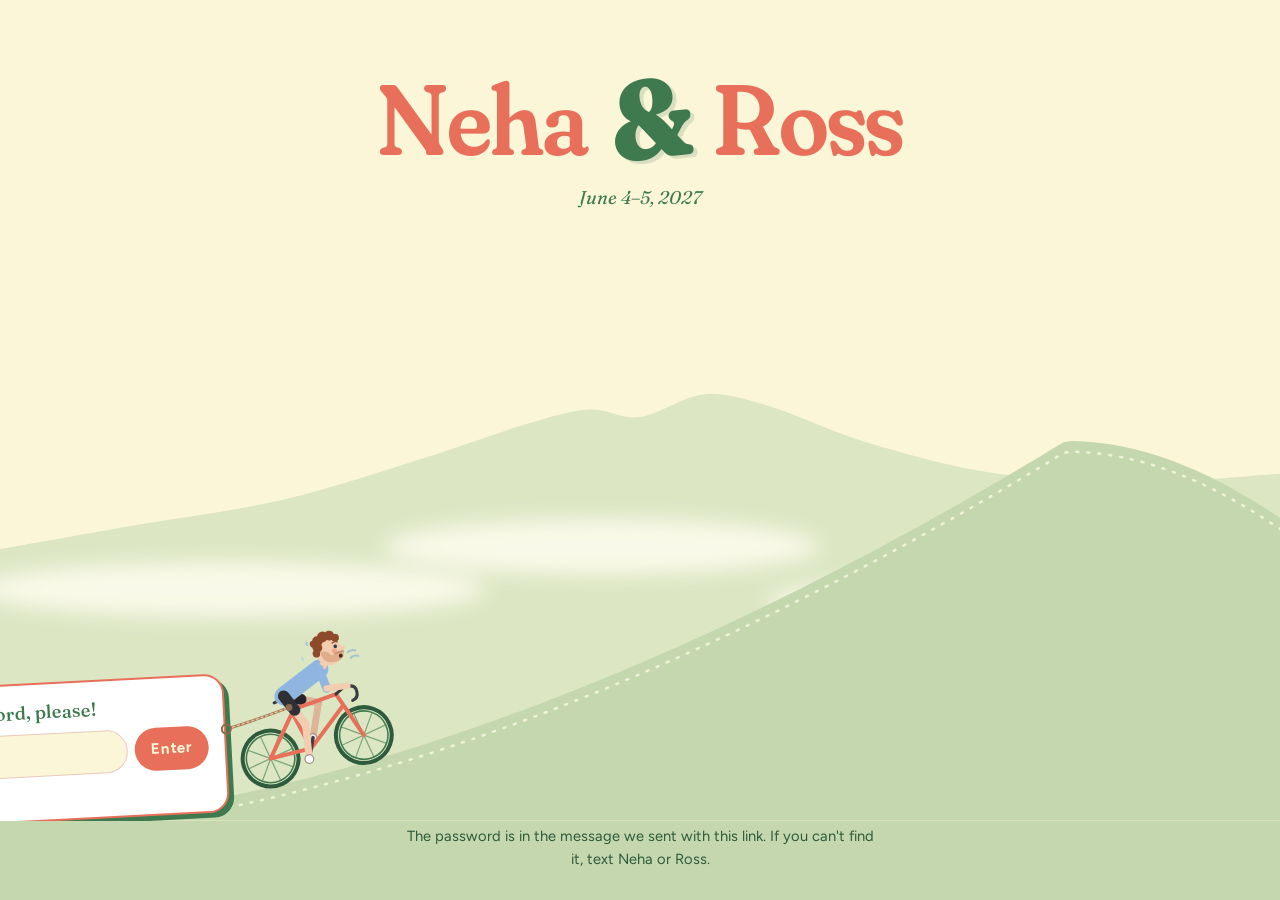
<file: index.html>
<!DOCTYPE html>
<html lang="en">
<head>
  <meta charset="UTF-8">
  <script src="gate.js?v=1"></script>
  <meta name="robots" content="noindex, nofollow">
  <meta name="viewport" content="width=device-width, initial-scale=1.0">
  <title>June 4–5, 2027 | Neha &amp; Ross</title>
  <meta name="description" content="Neha Jain and Ross Kelly are getting married June 4–5, 2027, in Cerritos and Huntington Beach, California.">
  <meta property="og:type" content="website">
  <meta property="og:title" content="Neha &amp; Ross · June 4–5, 2027">
  <meta property="og:description" content="Wedding details and RSVP. We can't wait to celebrate with you in Southern California!">
  <meta property="og:url" content="https://nehaandross.com/">
  <meta property="og:image" content="https://nehaandross.com/images/share.jpg">
  <meta property="og:image:width" content="1200">
  <meta property="og:image:height" content="630">
  <meta name="twitter:card" content="summary_large_image">
  <meta name="theme-color" content="#FCF6D9">
  <link rel="icon" href="favicon.svg" type="image/svg+xml">
  <link rel="icon" href="favicon-32.png" sizes="32x32" type="image/png">
  <link rel="apple-touch-icon" href="apple-touch-icon.png">
  <link rel="preconnect" href="https://fonts.googleapis.com">
  <link rel="preconnect" href="https://fonts.gstatic.com" crossorigin>
  <link href="https://fonts.googleapis.com/css2?family=Fraunces:ital,opsz,wght,SOFT,WONK@0,9..144,100..900,0..100,0..1;1,9..144,100..900,0..100,0..1&family=Figtree:wght@400;500;600;700&display=swap" rel="stylesheet">
  <link rel="stylesheet" href="style.css?v=7">
</head>
<body>
<div class="page">
  <nav class="nav" aria-label="Main">
    <a href="index.html" aria-current="page">RSVP ❤️</a>
    <a href="schedule.html">What's the Plan?</a>
    <a href="stay.html">Where to Stay</a>
    <a href="attire.html">What to Wear</a>
    <a href="faq.html">FAQ</a>
    <a href="gallery.html">Gallery</a>
  </nav>

  <h1 class="names">Neha <span class="amp">&amp;</span> Ross</h1>
  <p class="meta"><span>Cerritos &amp; Huntington Beach, CA</span><span>June 4–5, 2027</span></p>

  <!-- Polaroid slideshow: photos live in /images (photo-01.jpg to photo-14.jpg);
       slideshow.js cycles through them. Last figure is the top of the stack. -->
  <div class="stack" id="stack" role="button" tabindex="0" aria-label="Photos of Neha and Ross. Press Enter for the next photo.">
    <figure class="polaroid"><img src="images/photo-04.jpg" alt="Neha and Ross"></figure>
    <figure class="polaroid"><img src="images/photo-03.jpg" alt="Neha and Ross"></figure>
    <figure class="polaroid"><img src="images/photo-02.jpg" alt="Neha and Ross"></figure>
    <figure class="polaroid"><img src="images/photo-01.jpg" alt="Neha and Ross"></figure>
  </div>

  <section class="section" id="note">
    <p>Hi, friends and family!</p>
    <p>We're so happy you're here. Whether you're coming from down the street or across the world, we can't wait to celebrate with you in Southern California.</p>
    <p>You'll find the plans, places to stay, and everything else you need in the tabs above (COMING SOON!). For now, please RSVP using the form below ASAP (or by Jan 8th at the latest)! RSVPing sooner rather than later will help us immensely with planning ❤️ Thank you, and we can't wait to celebrate with you!</p>
    <p class="signoff">With love,<br>Ross &amp; Neha</p>
  </section>

  <section class="section" id="rsvp">
    <h2>We hope you can join us!</h2>
    <!-- RSVP button opens the Google Form in a new tab -->
    <p class="deadline">RSVP by January 8 (but earlier the better!)</p>
    <a class="btn" href="https://docs.google.com/forms/d/e/1FAIpQLSfxX0OrSFLSScxQdx2qQWXqGFUZO4_cKB9i9kj3Ggqpb5wbPw/viewform" target="_blank" rel="noopener">RSVP</a>
  </section>
</div>
<script src="slideshow.js?v=5"></script>
</body>
</html>
</file>
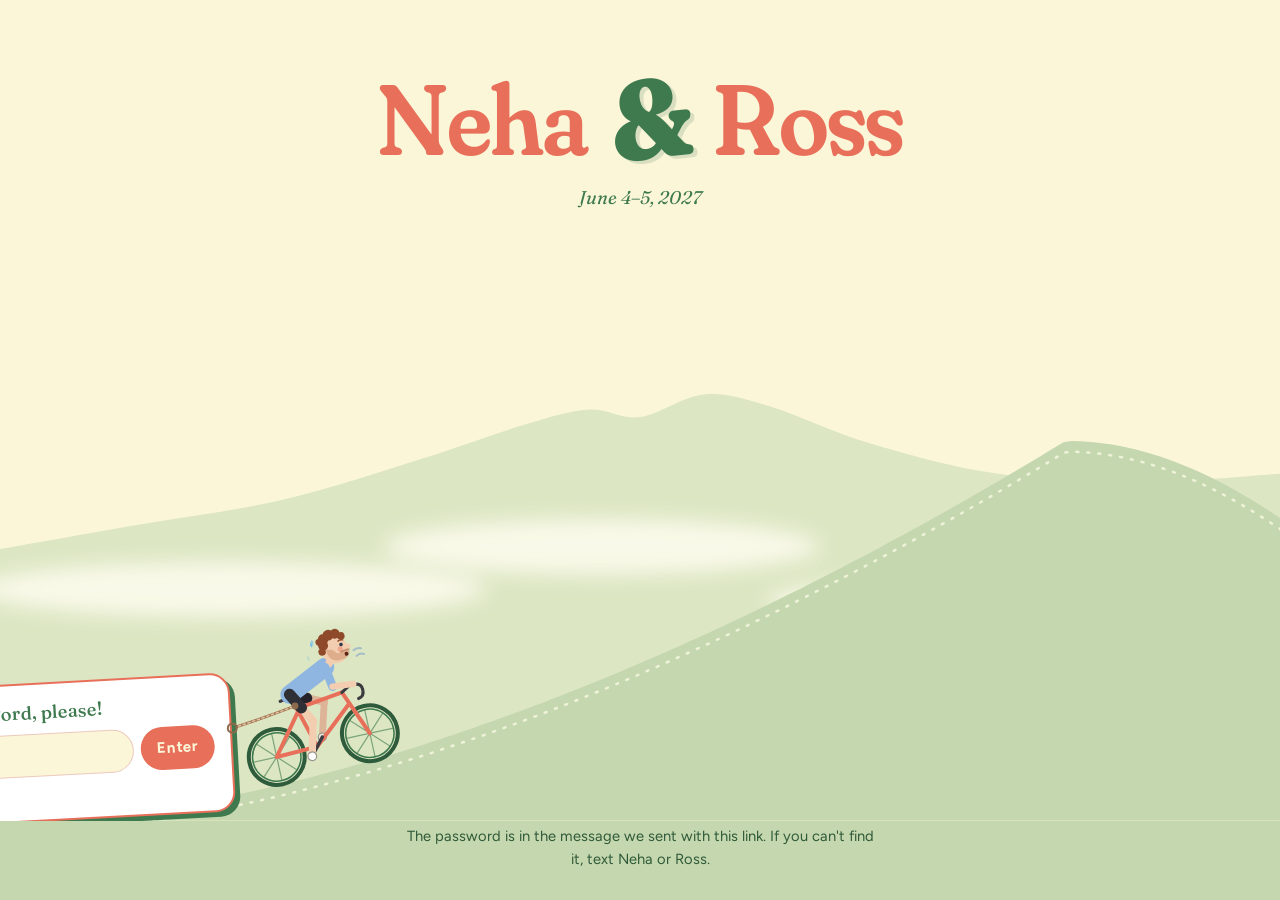
<file: attire.html>
<!DOCTYPE html>
<html lang="en">
<head>
  <meta charset="UTF-8">
  <script src="gate.js?v=1"></script>
  <meta name="robots" content="noindex, nofollow">
  <meta name="viewport" content="width=device-width, initial-scale=1.0">
  <title>What to Wear | Neha &amp; Ross</title>
  <meta name="theme-color" content="#FCF6D9">
  <link rel="icon" href="favicon.svg" type="image/svg+xml">
  <link rel="icon" href="favicon-32.png" sizes="32x32" type="image/png">
  <link rel="apple-touch-icon" href="apple-touch-icon.png">
  <link rel="preconnect" href="https://fonts.googleapis.com">
  <link rel="preconnect" href="https://fonts.gstatic.com" crossorigin>
  <link href="https://fonts.googleapis.com/css2?family=Fraunces:ital,opsz,wght,SOFT,WONK@0,9..144,100..900,0..100,0..1;1,9..144,100..900,0..100,0..1&family=Figtree:wght@400;500;600;700&display=swap" rel="stylesheet">
  <link rel="stylesheet" href="style.css?v=7">
</head>
<body>
<div class="page">
  <nav class="nav" aria-label="Main">
    <a href="index.html">RSVP ❤️</a>
    <a href="schedule.html">What's the Plan?</a>
    <a href="stay.html">Where to Stay</a>
    <a href="attire.html" aria-current="page">What to Wear</a>
    <a href="faq.html">FAQ</a>
    <a href="gallery.html">Gallery</a>
  </nav>

  <p class="names small"><a href="index.html">Neha <span class="amp">&amp;</span> Ross</a></p>

  <section class="soon">
    <h1>Coming soon</h1>
    <p>We're still working on this page. Check back soon!</p>
  </section>
</div>
</body>
</html>
</file>
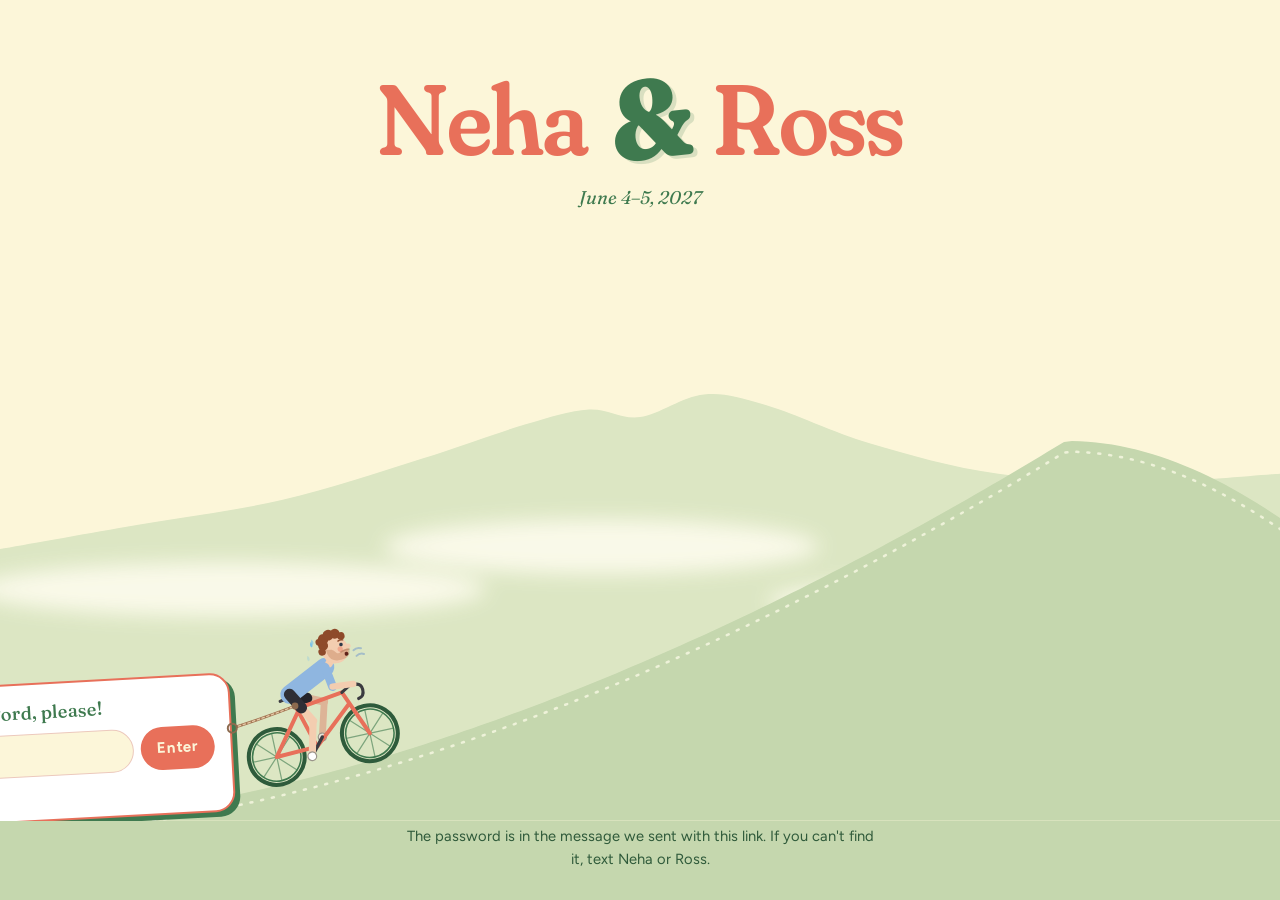
<file: faq.html>
<!DOCTYPE html>
<html lang="en">
<head>
  <meta charset="UTF-8">
  <script src="gate.js?v=1"></script>
  <meta name="robots" content="noindex, nofollow">
  <meta name="viewport" content="width=device-width, initial-scale=1.0">
  <title>FAQ | Neha &amp; Ross</title>
  <meta name="theme-color" content="#FCF6D9">
  <link rel="icon" href="favicon.svg" type="image/svg+xml">
  <link rel="icon" href="favicon-32.png" sizes="32x32" type="image/png">
  <link rel="apple-touch-icon" href="apple-touch-icon.png">
  <link rel="preconnect" href="https://fonts.googleapis.com">
  <link rel="preconnect" href="https://fonts.gstatic.com" crossorigin>
  <link href="https://fonts.googleapis.com/css2?family=Fraunces:ital,opsz,wght,SOFT,WONK@0,9..144,100..900,0..100,0..1;1,9..144,100..900,0..100,0..1&family=Figtree:wght@400;500;600;700&display=swap" rel="stylesheet">
  <link rel="stylesheet" href="style.css?v=7">
</head>
<body>
<div class="page">
  <nav class="nav" aria-label="Main">
    <a href="index.html">RSVP ❤️</a>
    <a href="schedule.html">What's the Plan?</a>
    <a href="stay.html">Where to Stay</a>
    <a href="attire.html">What to Wear</a>
    <a href="faq.html" aria-current="page">FAQ</a>
    <a href="gallery.html">Gallery</a>
  </nav>

  <p class="names small"><a href="index.html">Neha <span class="amp">&amp;</span> Ross</a></p>

  <section class="soon">
    <h1>Coming soon</h1>
    <p>We're still working on this page. Check back soon!</p>
  </section>
</div>
</body>
</html>
</file>
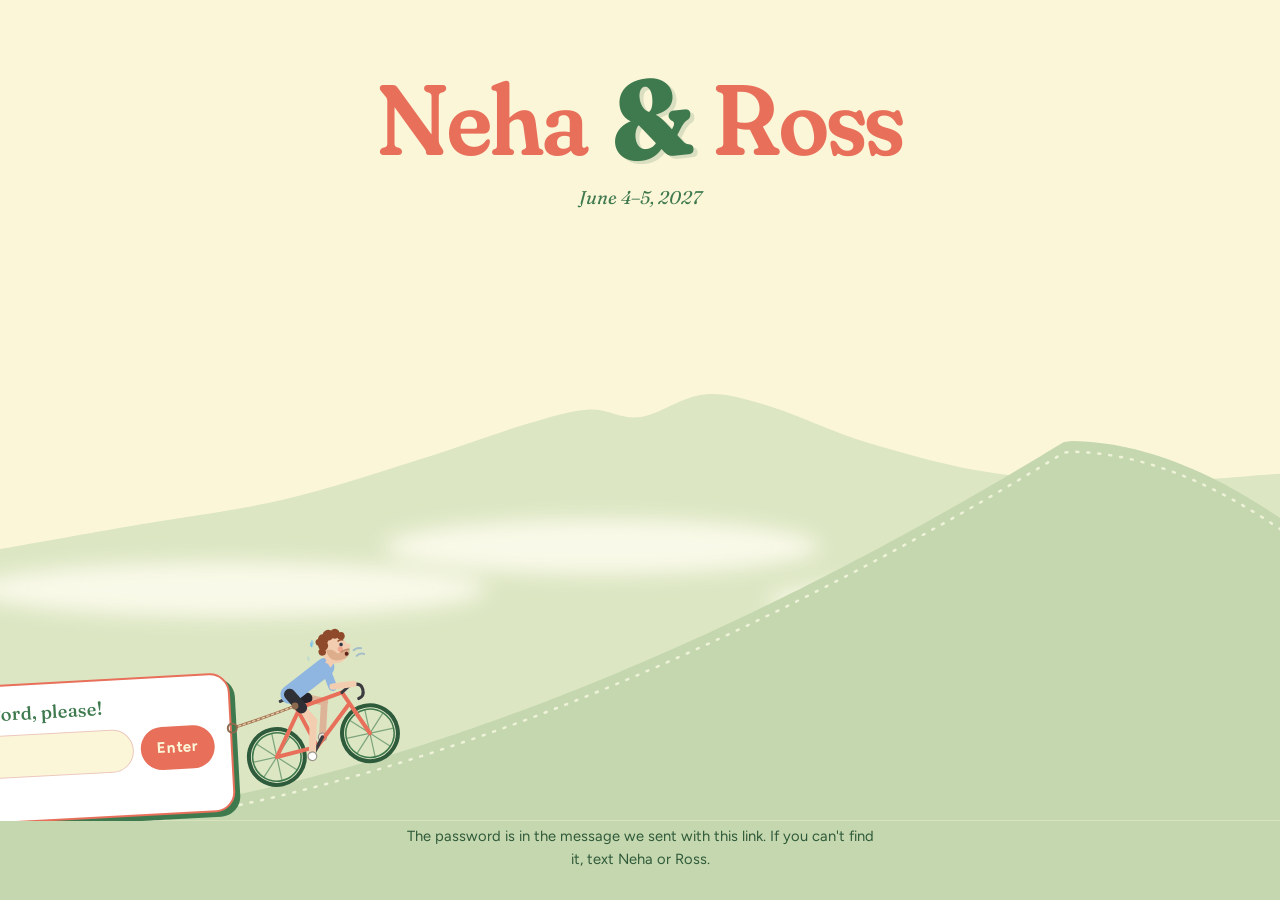
<file: gallery.html>
<!DOCTYPE html>
<html lang="en">
<head>
  <meta charset="UTF-8">
  <script src="gate.js?v=1"></script>
  <meta name="robots" content="noindex, nofollow">
  <meta name="viewport" content="width=device-width, initial-scale=1.0">
  <title>Gallery | Neha &amp; Ross</title>
  <meta name="theme-color" content="#FCF6D9">
  <link rel="icon" href="favicon.svg" type="image/svg+xml">
  <link rel="icon" href="favicon-32.png" sizes="32x32" type="image/png">
  <link rel="apple-touch-icon" href="apple-touch-icon.png">
  <link rel="preconnect" href="https://fonts.googleapis.com">
  <link rel="preconnect" href="https://fonts.gstatic.com" crossorigin>
  <link href="https://fonts.googleapis.com/css2?family=Fraunces:ital,opsz,wght,SOFT,WONK@0,9..144,100..900,0..100,0..1;1,9..144,100..900,0..100,0..1&family=Figtree:wght@400;500;600;700&display=swap" rel="stylesheet">
  <link rel="stylesheet" href="style.css?v=7">
</head>
<body>
<div class="page">
  <nav class="nav" aria-label="Main">
    <a href="index.html">RSVP ❤️</a>
    <a href="schedule.html">What's the Plan?</a>
    <a href="stay.html">Where to Stay</a>
    <a href="attire.html">What to Wear</a>
    <a href="faq.html">FAQ</a>
    <a href="gallery.html" aria-current="page">Gallery</a>
  </nav>

  <p class="names small"><a href="index.html">Neha <span class="amp">&amp;</span> Ross</a></p>

  <section class="soon">
    <h1>Coming soon</h1>
    <p>We're still working on this page. Check back soon!</p>
  </section>
</div>
</body>
</html>
</file>
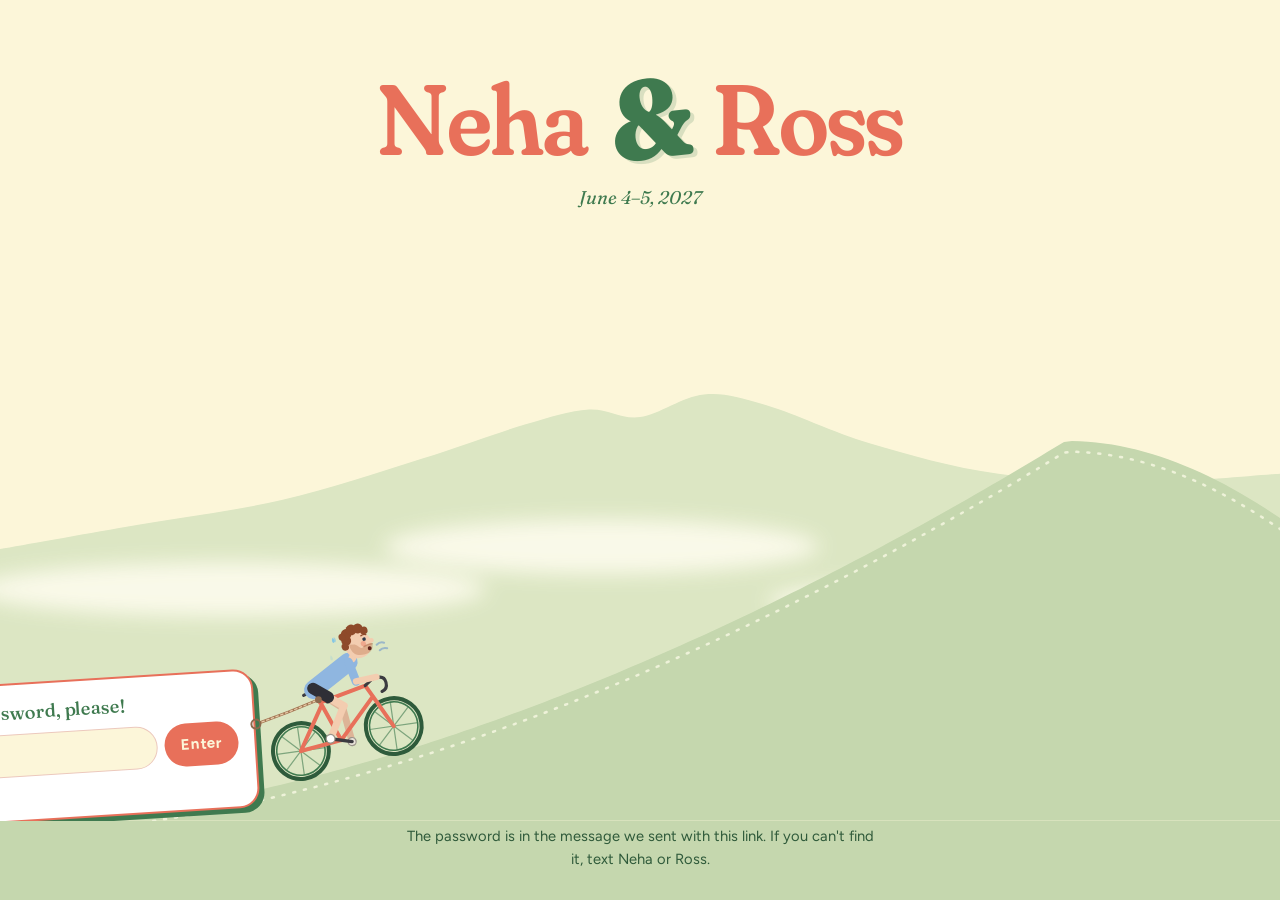
<file: schedule.html>
<!DOCTYPE html>
<html lang="en">
<head>
  <meta charset="UTF-8">
  <script src="gate.js?v=1"></script>
  <meta name="robots" content="noindex, nofollow">
  <meta name="viewport" content="width=device-width, initial-scale=1.0">
  <title>What's the Plan? | Neha &amp; Ross</title>
  <meta name="theme-color" content="#FCF6D9">
  <link rel="icon" href="favicon.svg" type="image/svg+xml">
  <link rel="icon" href="favicon-32.png" sizes="32x32" type="image/png">
  <link rel="apple-touch-icon" href="apple-touch-icon.png">
  <link rel="preconnect" href="https://fonts.googleapis.com">
  <link rel="preconnect" href="https://fonts.gstatic.com" crossorigin>
  <link href="https://fonts.googleapis.com/css2?family=Fraunces:ital,opsz,wght,SOFT,WONK@0,9..144,100..900,0..100,0..1;1,9..144,100..900,0..100,0..1&family=Figtree:wght@400;500;600;700&display=swap" rel="stylesheet">
  <link rel="stylesheet" href="style.css?v=7">
</head>
<body>
<div class="page">
  <nav class="nav" aria-label="Main">
    <a href="index.html">RSVP ❤️</a>
    <a href="schedule.html" aria-current="page">What's the Plan?</a>
    <a href="stay.html">Where to Stay</a>
    <a href="attire.html">What to Wear</a>
    <a href="faq.html">FAQ</a>
    <a href="gallery.html">Gallery</a>
  </nav>

  <p class="names small"><a href="index.html">Neha <span class="amp">&amp;</span> Ross</a></p>

  <section class="trail" aria-label="Wedding weekend trail map">
    <svg class="trail-svg" aria-hidden="true" focusable="false">
      <defs><mask id="trail-reveal" maskUnits="userSpaceOnUse"><path class="reveal"/></mask></defs>
      <path class="route" mask="url(#trail-reveal)"/>
    </svg>

    <div class="trail-head" aria-hidden="true">
      <svg viewBox="0 0 240 140" width="240" height="140">
        <g fill="#3F7A4F">
          <path d="M34 108 L50 74 L44 74 L56 50 L50 50 L62 28 L74 50 L68 50 L80 74 L74 74 L90 108 Z"/>
          <path d="M8 112 L20 88 L16 88 L25 70 L21 70 L30 54 L39 70 L35 70 L44 88 L40 88 L52 112 Z" opacity=".75"/>
          <path d="M168 110 L182 82 L177 82 L188 60 L183 60 L194 40 L205 60 L200 60 L211 82 L206 82 L220 110 Z"/>
          <path d="M206 114 L216 94 L213 94 L221 80 L218 80 L225 68 L232 80 L229 80 L237 94 L234 94 L244 114 Z" opacity=".75"/>
        </g>
        <g fill="#7A5C43"><rect x="57" y="104" width="6" height="10" rx="1"/><rect x="191" y="106" width="6" height="10" rx="1"/></g>
        <rect x="116" y="38" width="9" height="96" rx="2" fill="#A9744F"/>
        <rect x="66" y="18" width="110" height="30" rx="5" fill="#fff" stroke="#E8705A" stroke-width="2.5"/>
        <text x="121" y="38.5" text-anchor="middle" class="sign-text" fill="#3F7A4F">TRAILHEAD</text>
        <path d="M86 58 H158 L170 71 L158 84 H86 Z" fill="#E8705A"/>
        <text x="125" y="75.5" text-anchor="middle" class="sign-text small" fill="#FCF6D9">this way</text>
        <ellipse cx="120.5" cy="134" rx="22" ry="4" fill="#E8705A" opacity=".18"/>
      </svg>
      <span class="anchor" data-a="start"></span>
    </div>

    <div class="trail-row">
      <article class="date-card left">
        <span class="pin" data-a="p1">1</span>
        <p class="day">Friday</p>
        <h2>June 4th</h2>
        <p>Cerritos, CA</p>
        <span class="anchor bottom" data-a="b1"></span>
      </article>
      <svg class="deco deco-pines" viewBox="0 0 70 60" aria-hidden="true" focusable="false">
        <g fill="#3F7A4F">
          <path d="M8 56 L20 30 L16 30 L25 12 L34 30 L30 30 L42 56 Z"/>
          <path d="M36 58 L45 40 L42 40 L50 26 L58 40 L55 40 L64 58 Z" opacity=".75"/>
        </g>
      </svg>
    </div>

    <div class="trail-row">
      <article class="date-card alt right">
        <span class="pin" data-a="p2">2</span>
        <p class="day">Saturday</p>
        <h2>June 5th</h2>
        <p><a href="https://www.google.com/maps/search/?api=1&amp;query=Offshore+9+Huntington+Beach+CA" target="_blank" rel="noopener">Offshore 9</a><br>Huntington Beach, CA</p>
        <span class="anchor bottom" data-a="b2"></span>
      </article>
      <svg class="deco deco-bike" viewBox="0 0 80 50" aria-hidden="true" focusable="false">
        <g fill="none" stroke="#E8705A" stroke-width="3.2" stroke-linecap="round" stroke-linejoin="round">
          <circle cx="17" cy="32" r="13"/><circle cx="63" cy="32" r="13"/>
          <path d="M17 32 L34 32 L28 14 M34 32 L54 14 L28 14 M54 14 L63 32 M23 12 H33 M50 8 L54 14 L59 13 Q63 13 62 18"/>
        </g>
      </svg>
    </div>

    <div class="trail-end">
      <span class="pin heart" data-a="end" aria-hidden="true"><svg viewBox="0 0 24 24" width="16" height="16"><path d="M12 21.4 10.6 20C5.4 15.4 2 12.3 2 8.5 2 5.4 4.4 3 7.5 3c1.7 0 3.4.8 4.5 2.1C13.1 3.8 14.8 3 16.5 3 19.6 3 22 5.4 22 8.5c0 3.8-3.4 6.9-8.6 11.5L12 21.4Z" fill="currentColor"/></svg></span>
    </div>
  </section>

  <section class="soon">
    <h1>Coming soon</h1>
    <p>Times and more details for each day are coming soon, so check back!</p>
  </section>
</div>
<script src="trail.js?v=1"></script>
</body>
</html>
</file>
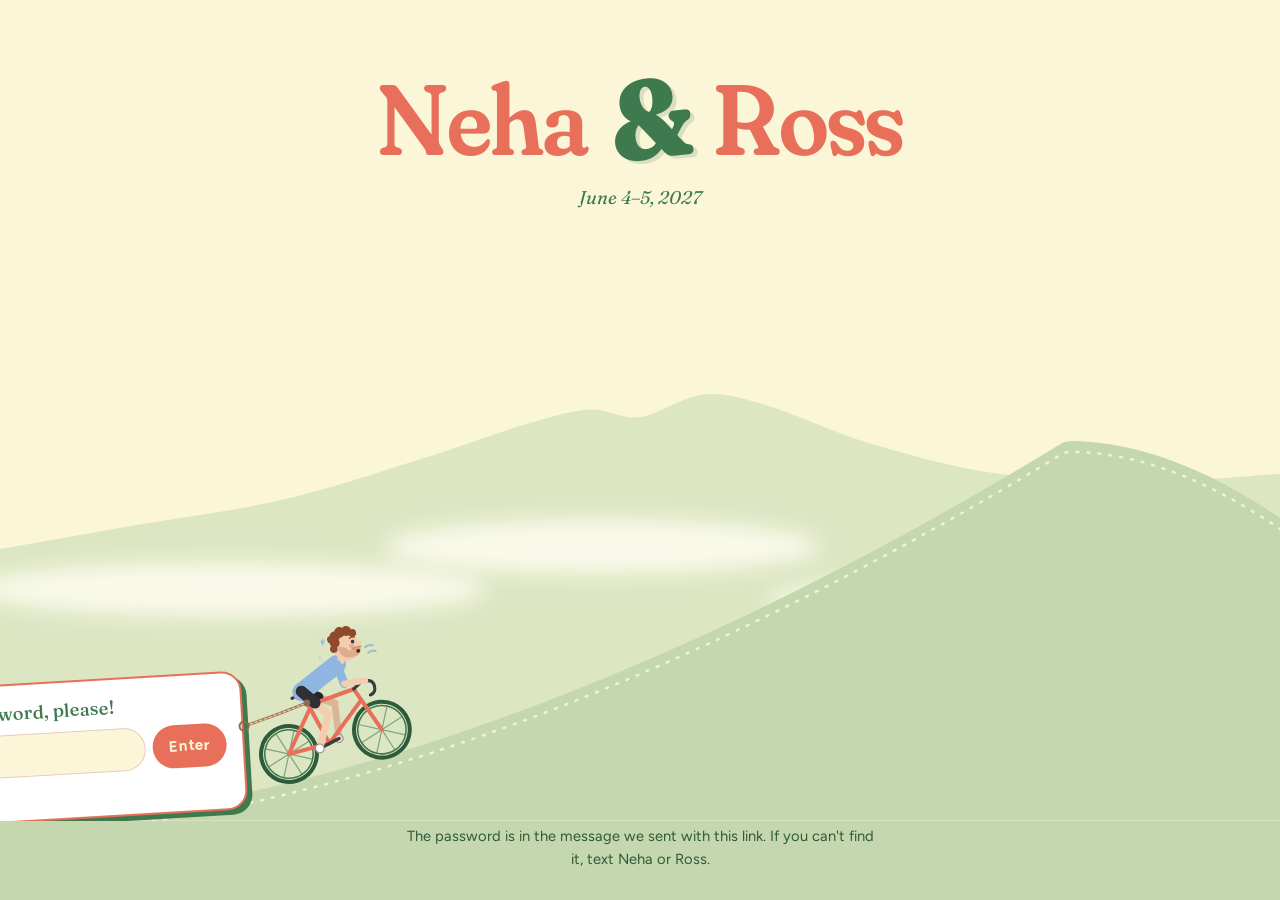
<file: stay.html>
<!DOCTYPE html>
<html lang="en">
<head>
  <meta charset="UTF-8">
  <script src="gate.js?v=1"></script>
  <meta name="robots" content="noindex, nofollow">
  <meta name="viewport" content="width=device-width, initial-scale=1.0">
  <title>Where to Stay | Neha &amp; Ross</title>
  <meta name="theme-color" content="#FCF6D9">
  <link rel="icon" href="favicon.svg" type="image/svg+xml">
  <link rel="icon" href="favicon-32.png" sizes="32x32" type="image/png">
  <link rel="apple-touch-icon" href="apple-touch-icon.png">
  <link rel="preconnect" href="https://fonts.googleapis.com">
  <link rel="preconnect" href="https://fonts.gstatic.com" crossorigin>
  <link href="https://fonts.googleapis.com/css2?family=Fraunces:ital,opsz,wght,SOFT,WONK@0,9..144,100..900,0..100,0..1;1,9..144,100..900,0..100,0..1&family=Figtree:wght@400;500;600;700&display=swap" rel="stylesheet">
  <link rel="stylesheet" href="style.css?v=7">
</head>
<body>
<div class="page">
  <nav class="nav" aria-label="Main">
    <a href="index.html">RSVP ❤️</a>
    <a href="schedule.html">What's the Plan?</a>
    <a href="stay.html" aria-current="page">Where to Stay</a>
    <a href="attire.html">What to Wear</a>
    <a href="faq.html">FAQ</a>
    <a href="gallery.html">Gallery</a>
  </nav>

  <p class="names small"><a href="index.html">Neha <span class="amp">&amp;</span> Ross</a></p>

  <section class="soon">
    <h1>Coming soon</h1>
    <p>We're still working on this page. Check back soon!</p>
  </section>
</div>
</body>
</html>
</file>
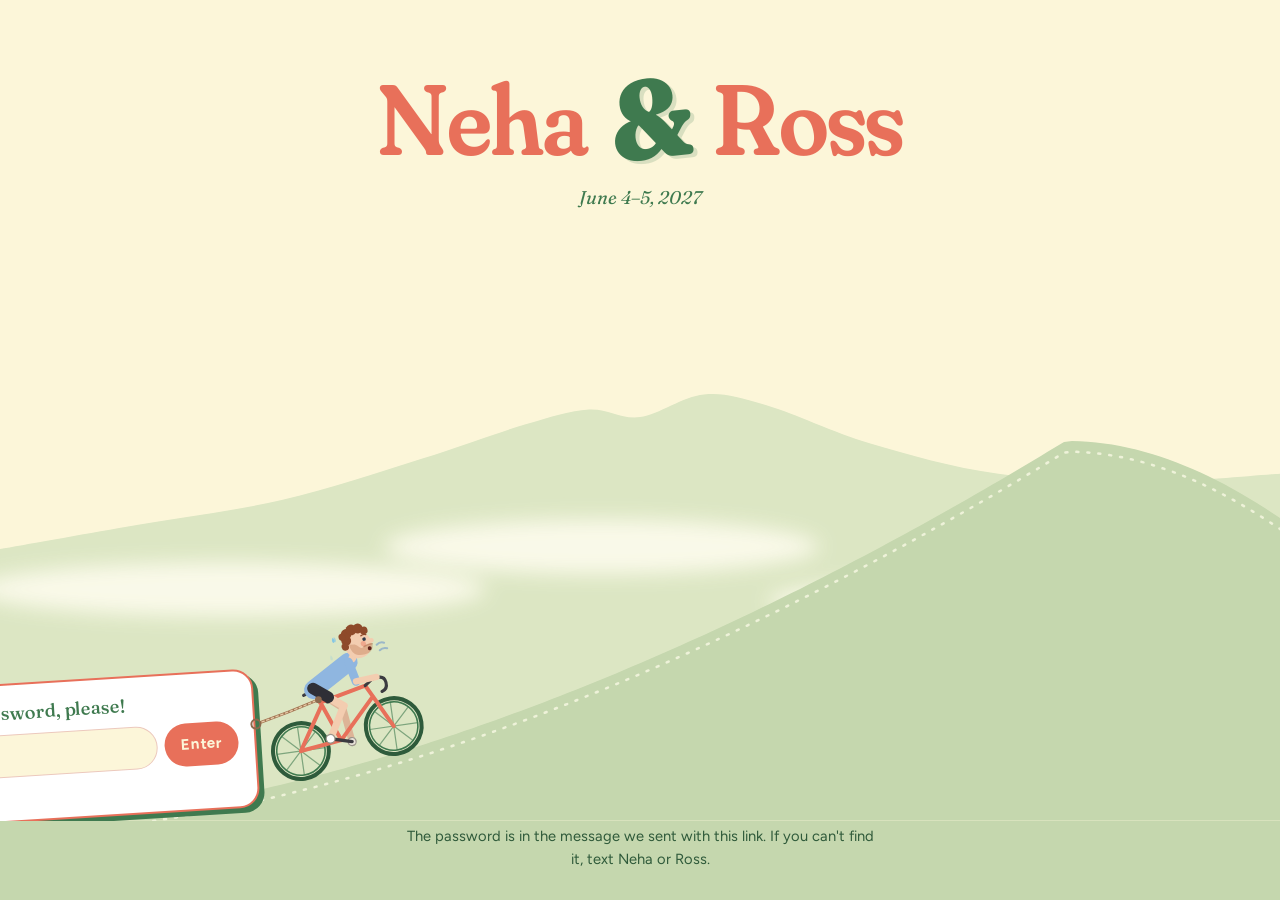
<file: welcome.html>
<!DOCTYPE html>
<html lang="en">
<head>
  <meta charset="UTF-8">
  <meta name="viewport" content="width=device-width, initial-scale=1.0">
  <meta name="robots" content="noindex, nofollow">
  <title>Neha &amp; Ross</title>
  <meta name="theme-color" content="#FCF6D9">
  <link rel="icon" href="favicon.svg" type="image/svg+xml">
  <link rel="icon" href="favicon-32.png" sizes="32x32" type="image/png">
  <link rel="apple-touch-icon" href="apple-touch-icon.png">
  <link rel="preconnect" href="https://fonts.googleapis.com">
  <link rel="preconnect" href="https://fonts.gstatic.com" crossorigin>
  <link href="https://fonts.googleapis.com/css2?family=Fraunces:ital,opsz,wght,SOFT,WONK@0,9..144,100..900,0..100,0..1;1,9..144,100..900,0..100,0..1&family=Figtree:wght@400;500;600;700&display=swap" rel="stylesheet">
  <style>
    :root {
      --cream: #FCF6D9;
      --coral: #E8705A;
      --green: #3F7A4F;
      --ridge: #DCE6C3;
      --hill: #C5D7AE;
      --serif: "Fraunces", Georgia, serif;
      --sans: "Figtree", system-ui, -apple-system, "Segoe UI", sans-serif;
    }
    *, *::before, *::after { box-sizing: border-box; }
    html, body { margin: 0; }
    body {
      background: var(--cream); color: var(--coral);
      font-family: var(--sans); font-size: 1.0625rem; line-height: 1.6;
      overflow-x: hidden;
    }
    .page {
      min-height: 100vh; min-height: 100svh;
      display: grid; grid-template-rows: auto 1fr auto;
    }
    header { text-align: center; padding: clamp(2.5rem, 8vh, 4.5rem) 1rem 0; }
    .names {
      margin: 0;
      font-family: var(--serif); font-weight: 600; line-height: .95; letter-spacing: -.02em;
      font-variation-settings: "SOFT" 100, "WONK" 1, "opsz" 144;
      font-size: clamp(3rem, 13vw, 6.25rem); white-space: nowrap;
    }
    .amp {
      display: inline-block; color: var(--green); font-weight: 800;
      font-variation-settings: "SOFT" 100, "WONK" 0, "opsz" 144;
      font-size: 1.12em; line-height: 0; margin: 0 .08em;
      transform: translateY(.03em) rotate(-6deg);
      text-shadow: .025em .03em 0 rgba(63, 122, 79, .18);
    }
    .when { margin: 1rem 0 0; font-family: var(--serif); font-style: italic; font-size: 1.15rem; color: var(--green); }

    /* The hill, Ross and the password card */
    .scene { position: relative; min-height: 22rem; overflow: hidden; }
    @media (max-width: 40rem) { .page { grid-template-rows: auto auto 1fr; } .scene { height: 25rem; } footer { padding-top: .5rem; } }
    .scene svg { position: absolute; inset: 0; width: 100%; height: 100%; display: block; }
    .card {
      position: absolute; left: 0; top: 0; z-index: 2;
      width: min(19rem, 60vw);
      background: #fff; border: 2px solid var(--coral);
      border-radius: 1.25rem 1.25rem 1.25rem .35rem;
      box-shadow: .3rem .3rem 0 var(--green);
      padding: 1rem 1rem 1.05rem;
      transform-origin: 50% 100%;
      visibility: hidden;
    }
    .card.ready { visibility: visible; }
    /* metal loop the tow rope is tied to */
    .card::after {
      content: ""; position: absolute; right: -8px; top: 40%; transform: translateY(-50%);
      width: 11px; height: 11px; border-radius: 50%; border: 2.5px solid #8C6A4E; background: transparent;
    }
    .card label { display: block; font-family: var(--serif); font-size: 1.15rem; font-weight: 500; line-height: 1.25; color: var(--green); margin-bottom: .6rem; }
    .row { display: flex; gap: .45rem; }
    .card input {
      flex: 1; min-width: 0; font: inherit; font-size: 1rem; color: #5a3a30;
      padding: .5rem .8rem; border: 1.5px solid #ecc9bd; border-radius: 999px; background: var(--cream);
    }
    .card input:focus { outline: none; border-color: var(--coral); box-shadow: 0 0 0 3px rgba(232, 112, 90, .2); }
    .card button {
      font: inherit; font-weight: 700; font-size: .95rem; letter-spacing: .05em;
      color: var(--cream); background: var(--coral); border: 0; border-radius: 999px;
      padding: .5rem 1rem; cursor: pointer;
    }
    .card button:focus-visible { outline: 3px solid var(--green); outline-offset: 3px; }
    .msg { min-height: 1.35em; margin: .45rem 0 0; font-size: .86rem; line-height: 1.35; color: var(--coral); }

    footer { background: var(--hill); color: #2f5a3a; text-align: center; padding: .25rem 1.5rem 1.75rem; font-size: .92rem; }
    footer p { margin: 0 auto; max-width: 30rem; }

    @media (max-width: 40rem) {
      .card { width: min(14.75rem, 60vw); padding: .85rem .8rem .9rem; }
      .card label { font-size: 1.05rem; }
      .card button { padding: .5rem .8rem; }
    }
  </style>
</head>
<body>
<main class="page">
  <header>
    <h1 class="names">Neha <span class="amp">&amp;</span> Ross</h1>
    <p class="when">June 4–5, 2027</p>
  </header>

  <div class="scene" id="scene">
    <svg id="art" aria-hidden="true">
      <defs>
        <filter id="fogblur" x="-20%" y="-50%" width="140%" height="200%"><feGaussianBlur stdDeviation="10"/></filter>
      </defs>
      <path id="ridge" fill="var(--ridge)"/>
      <g id="fog" filter="url(#fogblur)" fill="#FFFDF0" opacity=".85"></g>
      <path id="hill" fill="var(--hill)"/>
      <path id="trail" fill="none" stroke="#EEF2D9" stroke-width="2.5" stroke-dasharray="2 9" stroke-linecap="round"/>

      <!-- Ross on his road bike. Local origin = bottom bracket; wheels (r 18) sit on the ground. -->
      <g id="rider">
        <g id="farleg" fill="none" stroke-linecap="round">
          <path id="farthighskin" stroke="#DDB497" stroke-width="5"/>
          <path id="farthigh" stroke="#24242A" stroke-width="7"/>
          <path id="farshin" stroke="#DDB497" stroke-width="4.4"/>
          <circle id="farshoe" r="2.6" fill="#E9E4DA" stroke="#9A948A" stroke-width=".8"/>
        </g>
        <g id="wheelR"><circle cx="-27" cy="0" r="18" fill="none" stroke="#2E5B3B" stroke-width="2.6"/>
          <circle cx="-27" cy="0" r="15.6" fill="none" stroke="var(--green)" stroke-width="1"/>
          <path d="M-27 -15.6V15.6M-42.6 0H-11.4M-38 -11L-16 11M-16 -11L-38 11" stroke="var(--green)" stroke-width=".8" opacity=".6"/></g>
        <g id="wheelF"><circle cx="35" cy="0" r="18" fill="none" stroke="#2E5B3B" stroke-width="2.6"/>
          <circle cx="35" cy="0" r="15.6" fill="none" stroke="var(--green)" stroke-width="1"/>
          <path d="M35 -15.6V15.6M19.4 0H50.6M24 -11L46 11M46 -11L24 11" stroke="var(--green)" stroke-width=".8" opacity=".6"/></g>
        <!-- frame: thin tubes, sloping top tube, drop handlebars -->
        <path fill="none" stroke="var(--coral)" stroke-width="2.6" stroke-linecap="round" stroke-linejoin="round"
              d="M-27 0L0 0L-7 -28 M-27 0L-6.5 -25 M-7 -27L24 -30L27 -22L0 0 M27 -22Q31 -11 35 0"/>
        <path fill="none" stroke="#3B3B40" stroke-width="2" stroke-linecap="round" stroke-linejoin="round"
              d="M-7 -28L-9 -33 M-16 -34.3Q-10 -35.6 -3.5 -34 M24 -30L29.5 -33 M29.5 -33H33 Q37.5 -33 37.5 -28.5 Q37.5 -24 33.5 -23.5"/>
        <path id="crank" stroke="#3B3B40" stroke-width="2.2" stroke-linecap="round"/>
        <g id="body">
          <path id="torso" fill="none" stroke="#8FB6E0" stroke-width="12" stroke-linecap="round"/>
          <path id="neck" fill="none" stroke="#F3CDB0" stroke-width="5" stroke-linecap="round"/>
          <g id="head" transform="translate(2.5 3.5)">
            <circle cx="24" cy="-61" r="8.6" fill="#F3CDB0"/>
            <circle cx="33" cy="-61.6" r="1.5" fill="#F3CDB0"/>
            <!-- light stubble -->
            <path fill="#A8592F" opacity=".28" d="M18.2 -62.6 Q18.4 -56.8 21.6 -55 Q25 -53.4 29.2 -54.2 Q32.6 -55.2 33 -58.6 L33.3 -59.8
                     Q31.6 -60.3 29.8 -59.7 Q28 -59.9 27 -59 Q25.6 -57.8 24.4 -59.2 Q23.2 -61.2 21.9 -61.8 Z"/>
            <path fill="#8E4A2A" opacity=".3" d="M26.6 -59.2 Q29.8 -60.7 33.3 -59.8 L33.2 -58.9 Q30 -59.4 27.4 -58.4Z"/>
            <!-- curly hair, close-cropped -->
            <g fill="#8E4A2A">
              <circle cx="17.2" cy="-65.6" r="3.2"/><circle cx="18.2" cy="-69.6" r="3.4"/><circle cx="22" cy="-71.5" r="3.5"/>
              <circle cx="26.4" cy="-71.3" r="3.2"/><circle cx="29.8" cy="-69" r="2.5"/><circle cx="15.6" cy="-61.9" r="2.4"/>
              <circle cx="15.2" cy="-68.4" r="2.3"/>
            </g>
            <circle cx="28.6" cy="-63.6" r="1.15" fill="#2E3A4A"/>
            <path d="M27.2 -66.2 Q28.8 -67 30.4 -66.2" fill="none" stroke="#8E4A2A" stroke-width=".9" stroke-linecap="round"/>
            <circle cx="27.4" cy="-60.9" r="1.7" fill="#E8705A" opacity=".4"/>
            <ellipse id="pant" cx="30.6" cy="-56.9" rx="1.25" ry="1.3" fill="#5E2219"/>
            <path id="smile" d="M28.2 -57.3 Q30.4 -55.3 32.4 -57.4" fill="none" stroke="#5E2219" stroke-width="1.1" stroke-linecap="round" opacity="0"/>
          </g>
          <g id="huff" transform="translate(2.5 3.5)" fill="none" stroke="#9BB7C9" stroke-width="1.3" stroke-linecap="round">
            <path d="M35.5 -58 q2.5 -1.5 5 0"/><path d="M36.5 -54 q2.5 -1.5 5 0"/>
          </g>
          <g id="sweat" transform="translate(2.5 3.5)" fill="#7CC3E8"></g>
          <g fill="none" stroke-linecap="round">
            <path id="upperarm" stroke="#8FB6E0" stroke-width="5.6"/>
            <path id="forearm" stroke="#F3CDB0" stroke-width="4.1"/>
          </g>
        </g>
        <g id="nearleg" fill="none" stroke-linecap="round">
          <path id="thighskin" stroke="#F3CDB0" stroke-width="5.2"/>
          <path id="thigh" stroke="#2F2F36" stroke-width="7.4"/>
          <path id="shin" stroke="#F3CDB0" stroke-width="4.6"/>
          <circle id="shoe" r="2.8" fill="#FFFFFF" stroke="#9A948A" stroke-width=".8"/>
        </g>
      </g>
      <!-- tow rope: twisted, pulled tight, knotted at both ends -->
      <g id="towrope">
        <path id="rope" fill="none" stroke="#A47755" stroke-width="2.8" stroke-linecap="round"/>
        <path id="ropeTwist" fill="none" stroke="#E6CBA8" stroke-width="1.3" stroke-dasharray="2.4 2.6" stroke-linecap="round"/>
        <circle id="knotA" r="3" fill="none"/>
        <circle id="knotB" r="3" fill="#8C6A4E"/>
      </g>
    </svg>

    <form class="card" id="card" autocomplete="off" novalidate>
      <label for="pw">Password, please!</label>
      <div class="row">
        <input id="pw" name="pw" type="password" autocomplete="off" autocapitalize="none" autocorrect="off" spellcheck="false">
        <button type="submit">Enter</button>
      </div>
      <p class="msg" id="msg" role="status" aria-live="polite"></p>
    </form>
  </div>

  <footer>
    <p>The password is in the message we sent with this link. If you can't find it, text Neha or Ross.</p>
  </footer>
</main>

<script>
(function () {
  // SHA-256 of the password (lowercased). The password itself isn't stored here.
  var HASH = '27560a33075a3c2abeaba93e043e5cc628702a9723598d7c4016c762b82f7c92';
  var KEY = 'nr-welcome', TOKEN = 'ok-' + HASH.slice(0, 12);

  var scene = document.getElementById('scene');
  var card = document.getElementById('card');
  var form = card;
  var input = document.getElementById('pw');
  var msg = document.getElementById('msg');
  var $ = function (id) { return document.getElementById(id); };
  var reduce = window.matchMedia && matchMedia('(prefers-reduced-motion: reduce)').matches;

  var W, H, g = {};

  // ---- Hill shape --------------------------------------------------------
  function hy(x) {
    if (x <= g.sx) {
      var t = Math.max(0, x / g.sx);
      return g.yBase - (g.yBase - g.ySum) * Math.pow(t, 1.7);
    }
    var u = Math.min(1, (x - g.sx) / (W - g.sx + W * 0.45));
    var e = (1 - Math.cos(Math.PI * u)) / 2;
    return g.ySum + (H * 1.12 - g.ySum) * e;
  }
  function slope(x) { return Math.atan2(hy(x + 4) - hy(x - 4), 8) * 180 / Math.PI; }

  function smoothPath(pts) {
    var d = 'M' + pts[0][0] + ' ' + pts[0][1];
    for (var i = 0; i < pts.length - 1; i++) {
      var p0 = pts[Math.max(0, i - 1)], p1 = pts[i], p2 = pts[i + 1], p3 = pts[Math.min(pts.length - 1, i + 2)];
      d += ' C' + (p1[0] + (p2[0] - p0[0]) / 6) + ' ' + (p1[1] + (p2[1] - p0[1]) / 6) + ' ' +
           (p2[0] - (p3[0] - p1[0]) / 6) + ' ' + (p2[1] - (p3[1] - p1[1]) / 6) + ' ' + p2[0] + ' ' + p2[1];
    }
    return d;
  }

  function layout() {
    var r = scene.getBoundingClientRect();
    W = r.width; H = r.height;
    $('art').setAttribute('viewBox', '0 0 ' + W + ' ' + H);
    var mobile = W < 640;
    g.cw = card.offsetWidth; g.ch = card.offsetHeight;
    g.s = mobile ? 0.9 : Math.min(1.55, Math.max(1.1, W / 820));
    g.cardCx = mobile ? Math.max(g.cw / 2 + 10, W * 0.4) : W / 2;
    g.anchor = Math.min(g.cardCx + g.cw / 2 + 18 + 45 * g.s, W - 54 * g.s - 4);
    g.offset = g.anchor - g.cardCx;
    g.sx = g.anchor + 120 * g.s;
    g.yBase = H + 4;
    g.ySum = Math.max(H * 0.2, 100 * g.s + 6);
    // keep the climb steep but rideable (about 25-30 degrees where Ross is)
    g.ySum = Math.max(g.ySum, g.yBase - g.sx * 0.36);
    // keep the card fully inside the scene
    var cardBottom = function () { return hy(g.cardCx); };
    var guard = 0;
    while (cardBottom() - g.ch < 6 && guard++ < 40) g.ySum += 6;

    // Mount Tam on the horizon: long ridge, West and East Peak, gentle fall to the bay
    var R = [[0, .70], [.1, .64], [.22, .57], [.33, .46], [.41, .37], [.46, .33], [.5, .35], [.55, .29],
             [.6, .32], [.68, .42], [.78, .5], [.9, .52], [1, .5]];
    var rp = R.map(function (p) { return [p[0] * W, H * 0.12 + p[1] * H * 0.62]; });
    $('ridge').setAttribute('d', smoothPath(rp) + ' L' + W + ' ' + H + ' L0 ' + H + 'Z');

    var fog = $('fog'); fog.innerHTML = '';
    [[.18, .62, .2], [.47, .55, .17], [.82, .64, .22]].forEach(function (f) {
      var e = document.createElementNS('http://www.w3.org/2000/svg', 'ellipse');
      e.setAttribute('cx', f[0] * W); e.setAttribute('cy', f[1] * H);
      e.setAttribute('rx', f[2] * W); e.setAttribute('ry', Math.max(14, H * 0.045));
      fog.appendChild(e);
    });

    var pts = [], tr = [];
    for (var x = 0; x <= W + 8; x += 8) { pts.push([x, hy(x)]); tr.push([x, hy(x) + 7 * g.s]); }
    var d = 'M0 ' + H;
    pts.forEach(function (p) { d += ' L' + p[0].toFixed(1) + ' ' + p[1].toFixed(1); });
    $('hill').setAttribute('d', d + ' L' + W + ' ' + H + 'Z');
    var t = 'M' + tr[0][0] + ' ' + tr[0][1];
    tr.forEach(function (p) { t += ' L' + p[0].toFixed(1) + ' ' + p[1].toFixed(1); });
    $('trail').setAttribute('d', t);


  }

  // ---- Ross ---------------------------------------------------------------
  function ik(a, b, l1, l2, forward) {
    var dx = b[0] - a[0], dy = b[1] - a[1], d = Math.min(Math.hypot(dx, dy), l1 + l2 - 0.01);
    var along = (l1 * l1 - l2 * l2 + d * d) / (2 * d), h = Math.sqrt(Math.max(0, l1 * l1 - along * along));
    var ux = dx / Math.hypot(dx, dy), uy = dy / Math.hypot(dx, dy);
    var mx = a[0] + ux * along, my = a[1] + uy * along;
    var k1 = [mx - uy * h, my + ux * h], k2 = [mx + uy * h, my - ux * h];
    return forward(k1) > forward(k2) ? k1 : k2;
  }
  function line(id, a, b) { $(id).setAttribute('d', 'M' + a[0] + ' ' + a[1] + 'L' + b[0] + ' ' + b[1]); }

  var crankA = 0, wheelA = 0, clock = 0;
  var HIP = [-9, -37];

  function poseRider(coasting) {
    var bob = coasting ? 0 : Math.sin(clock * 7) * 0.6 + Math.sin(crankA * 2) * 0.5;
    var shoulder = [17.5, -48.5 + bob];
    $('body').setAttribute('transform', 'translate(0 ' + bob.toFixed(2) + ')');
    line('torso', HIP, [shoulder[0], shoulder[1] - bob]);
    line('neck', [20.5, -50], [23, -53]);
    var hand = [32.5, -33.5];
    var elbow = ik([shoulder[0], shoulder[1] - bob], [hand[0], hand[1] - bob], 13.5, 13.5, function (k) { return k[1]; });
    line('upperarm', [shoulder[0], shoulder[1] - bob], elbow);
    line('forearm', elbow, [hand[0], hand[1] - bob]);

    var a = coasting ? 0 : crankA;
    var p1 = [7 * Math.cos(a), 7 * Math.sin(a)], p2 = [-p1[0], -p1[1]];
    $('crank').setAttribute('d', 'M' + p2[0] + ' ' + p2[1] + 'L' + p1[0] + ' ' + p1[1]);
    var fwd = function (k) { return k[0] - k[1] * 0.25; };
    var k1 = ik(HIP, p1, 22.8, 22.8, fwd), k2 = ik(HIP, p2, 22.8, 22.8, fwd);
    var hem = function (k) { return [HIP[0] + (k[0] - HIP[0]) * 0.5, HIP[1] + (k[1] - HIP[1]) * 0.5]; };
    line('thigh', HIP, hem(k1)); line('thighskin', hem(k1), k1); line('shin', k1, p1); $('shoe').setAttribute('cx', p1[0]); $('shoe').setAttribute('cy', p1[1]);
    line('farthigh', HIP, hem(k2)); line('farthighskin', hem(k2), k2); line('farshin', k2, p2); $('farshoe').setAttribute('cx', p2[0]); $('farshoe').setAttribute('cy', p2[1]);

    $('wheelR').setAttribute('transform', 'rotate(' + (wheelA * 180 / Math.PI).toFixed(1) + ' -27 0)');
    $('wheelF').setAttribute('transform', 'rotate(' + (wheelA * 180 / Math.PI).toFixed(1) + ' 35 0)');

    // Panting: open mouth, little puffs, sweat drops flying off
    $('pant').setAttribute('opacity', coasting ? 0 : 1);
        $('smile').setAttribute('opacity', coasting ? 1 : 0);
    $('huff').setAttribute('opacity', coasting ? 0 : (0.25 + 0.75 * Math.max(0, Math.sin(clock * 7))).toFixed(2));
    var sw = $('sweat'), html = '';
    if (!coasting) {
      for (var i = 0; i < 3; i++) {
        var ph = (clock * 1.3 + i / 3) % 1;
        var x = 14 - ph * 9 - i * 2, y = -74 + ph * ph * 22 + i * 2;
        html += '<path opacity="' + (1 - ph).toFixed(2) + '" d="M' + x.toFixed(1) + ' ' + y.toFixed(1) +
                ' q1.6 2.6 0 3.6 q-1.6 -1 0 -3.6Z"/>';
      }
    }
    sw.innerHTML = html;
  }

  var riderX = 0, angle = 0;
  function place(x, coasting) {
    var y = hy(x), target = slope(x);
    angle += (target - angle) * 0.25;
    $('rider').setAttribute('transform', 'translate(' + x.toFixed(1) + ' ' + y.toFixed(1) + ') rotate(' + angle.toFixed(2) +
      ') scale(' + g.s + ') translate(0 -18)');
    poseRider(coasting);

    // Card being towed behind
    var cx = x - g.offset, cy = hy(cx);
    var ca = slope(cx) * 0.3 + (coasting ? 0 : Math.sin(clock * 3.2) * 0.8) - 1.2;
    card.style.transform = 'translate(' + (cx - g.cw / 2).toFixed(1) + 'px,' + (cy - g.ch).toFixed(1) + 'px) rotate(' + ca.toFixed(2) + 'deg)';

    // Tow rope: from a knot on the card's right edge to a knot on the bike's seat post, pulled nearly straight
    var rad = ca * Math.PI / 180, lx = g.cw / 2 + 2, ly = -g.ch * 0.6;
    var ax = cx + lx * Math.cos(rad) - ly * Math.sin(rad), ay = cy + lx * Math.sin(rad) + ly * Math.cos(rad);
    var ra = angle * Math.PI / 180, sx0 = -7.5 * g.s, sy0 = (-29 - 18) * g.s;
    var bx = x + sx0 * Math.cos(ra) - sy0 * Math.sin(ra), by = y + sx0 * Math.sin(ra) + sy0 * Math.cos(ra);
    var sag = state === 'wait' ? 3 : 1;
    var mx = (ax + bx) / 2, my = (ay + by) / 2 + sag;
    var rd = 'M' + ax.toFixed(1) + ' ' + ay.toFixed(1) + ' Q' + mx.toFixed(1) + ' ' + my.toFixed(1) + ' ' + bx.toFixed(1) + ' ' + by.toFixed(1);
    $('rope').setAttribute('d', rd); $('ropeTwist').setAttribute('d', rd);
    var kr = Math.max(2.4, 2.2 * g.s);
    $('knotA').setAttribute('cx', ax.toFixed(1)); $('knotA').setAttribute('cy', ay.toFixed(1)); $('knotA').setAttribute('r', kr);
    $('knotB').setAttribute('cx', bx.toFixed(1)); $('knotB').setAttribute('cy', by.toFixed(1)); $('knotB').setAttribute('r', kr);
  }

  // ---- Animation ----------------------------------------------------------
  var state = 'climb', t0 = null, last = null, CLIMB = 4600, DESCEND = 1700, startX, endX, descendFrom;

  function frame(now) {
    if (t0 === null) { t0 = now; last = now; }
    var dt = Math.min(50, now - last) / 1000; last = now; clock += dt;
    var prevX = riderX;

    if (state === 'climb') {
      var p = Math.min(1, (now - t0) / CLIMB);
      var e = 1 - Math.pow(1 - p, 2.2);
      e += Math.sin(p * Math.PI * 9) * 0.006 * (1 - p);   // little surges with each pedal stroke
      riderX = startX + (g.anchor - startX) * Math.min(1, e);
      if (p >= 1) { state = 'wait'; riderX = g.anchor; if (!matchMedia('(hover: none)').matches) input.focus({ preventScroll: true }); }
      crankA += (riderX - prevX) / (7 * g.s) * 0.55 + 0;
    } else if (state === 'wait') {
      riderX = g.anchor;
    } else if (state === 'descend') {
      var q = Math.min(1, (now - t0) / DESCEND);
      riderX = descendFrom + (endX - descendFrom) * (q * q * q);
      if (q < 0.15) crankA += (riderX - prevX) / (7 * g.s) * 0.55 + dt * 6;
      if (q >= 1) { go(); return; }
    }
    wheelA += (riderX - prevX) / (18 * g.s);
    place(riderX, state === 'descend' && (now - t0) / DESCEND > 0.15);
    requestAnimationFrame(frame);
  }

  function start() {
    layout();
    startX = -60 * g.s;
    riderX = reduce ? g.anchor : startX;
    angle = slope(riderX);
    if (reduce) state = 'wait';
    place(riderX, false);
    card.classList.add('ready');
    requestAnimationFrame(frame);
  }

  var resizeTimer;
  window.addEventListener('resize', function () {
    clearTimeout(resizeTimer);
    resizeTimer = setTimeout(function () {
      layout();
      if (state === 'wait') riderX = g.anchor;
      place(riderX, state === 'descend');
    }, 80);
  });

  // ---- Password -----------------------------------------------------------
  // Small built-in SHA-256, used when the browser's crypto.subtle isn't available (plain http).
  function sha256js(str) {
    var bytes = unescape(encodeURIComponent(str)), K = [], H = [], i, j, isP = function (n) { for (var f = 2; f * f <= n; f++) if (n % f === 0) return false; return true; };
    for (var n = 2, c = 0; c < 64; n++) if (isP(n)) { if (c < 8) H[c] = (Math.pow(n, 1 / 2) * 4294967296) | 0; K[c++] = (Math.pow(n, 1 / 3) * 4294967296) | 0; }
    var l = bytes.length, words = [];
    for (i = 0; i < l; i++) words[i >> 2] |= bytes.charCodeAt(i) << (24 - (i % 4) * 8);
    words[l >> 2] |= 0x80 << (24 - (l % 4) * 8);
    words[(((l + 8) >> 6) << 4) + 15] = l * 8;
    for (i = 0; i < words.length; i++) words[i] = words[i] | 0;
    var r = function (x, k) { return (x >>> k) | (x << (32 - k)); };
    for (j = 0; j < words.length; j += 16) {
      var w = words.slice(j, j + 16), a = H.slice(0);
      for (i = 0; i < 64; i++) {
        if (i >= 16) { var w15 = w[i - 15], w2 = w[i - 2]; w[i] = (w[i - 16] + (r(w15, 7) ^ r(w15, 18) ^ (w15 >>> 3)) + w[i - 7] + (r(w2, 17) ^ r(w2, 19) ^ (w2 >>> 10))) | 0; }
        var t1 = (a[7] + (r(a[4], 6) ^ r(a[4], 11) ^ r(a[4], 25)) + ((a[4] & a[5]) ^ (~a[4] & a[6])) + K[i] + (w[i] | 0)) | 0;
        var t2 = ((r(a[0], 2) ^ r(a[0], 13) ^ r(a[0], 22)) + ((a[0] & a[1]) ^ (a[0] & a[2]) ^ (a[1] & a[2]))) | 0;
        a = [(t1 + t2) | 0].concat(a); a[4] = (a[4] + t1) | 0; a.pop();
      }
      for (i = 0; i < 8; i++) H[i] = (H[i] + a[i]) | 0;
    }
    var out = ''; for (i = 0; i < 8; i++) out += ('00000000' + (H[i] >>> 0).toString(16)).slice(-8);
    return out;
  }
  function sha256(text) {
    if (window.crypto && crypto.subtle && window.isSecureContext) {
      return crypto.subtle.digest('SHA-256', new TextEncoder().encode(text)).then(function (buf) {
        return Array.prototype.map.call(new Uint8Array(buf), function (b) { return ('0' + b.toString(16)).slice(-2); }).join('');
      });
    }
    return Promise.resolve(sha256js(text));
  }

  function nextPage() {
    var n = new URLSearchParams(location.search).get('next') || '';
    return /^[a-z0-9-]+\.html([?#][\w=&#-]*)?$/i.test(n) ? n : 'index.html';
  }
  function go() { location.replace(nextPage()); }

  form.addEventListener('submit', function (e) {
    e.preventDefault();
    var guess = input.value.trim().toLowerCase();
    if (!guess) { msg.textContent = 'Type the password first.'; input.focus(); return; }
    sha256(guess).then(function (h) {
      if (h !== HASH) {
        msg.textContent = "That's not it. Check the message we sent with the link.";
        card.animate([{ marginLeft: '0' }, { marginLeft: '-7px' }, { marginLeft: '7px' }, { marginLeft: '0' }], { duration: 350 });
        input.select();
        return;
      }
      try { localStorage.setItem(KEY, TOKEN); } catch (err) {}
      try { sessionStorage.setItem(KEY, TOKEN); } catch (err) {}
      msg.textContent = 'Welcome! Wheee…';
      input.blur();
      form.querySelector('button').disabled = true;
      if (reduce) { go(); return; }
      state = 'descend'; t0 = performance.now(); descendFrom = riderX;
      setTimeout(go, DESCEND + 700);   // safety net: open the site even if animations are paused
      endX = W + g.offset + g.cw / 2 + 40;
    });
  });

  if (document.fonts && document.fonts.ready) document.fonts.ready.then(start); else start();
})();
</script>
</body>
</html>
</file>
<file: style.css>
:root {
  --cream: #FCF6D9;
  --coral: #E8705A;
  --green: #3F7A4F;
  --serif: "Fraunces", Georgia, serif;
  --sans: "Figtree", system-ui, -apple-system, "Segoe UI", sans-serif;
}
*, *::before, *::after { box-sizing: border-box; }
body {
  margin: 0;
  background: var(--cream);
  color: var(--coral);
  font-family: var(--sans);
  font-size: 1.0625rem;
  line-height: 1.65;
  -webkit-text-size-adjust: 100%;
}
a { color: inherit; }
:focus-visible { outline: 3px solid var(--green); outline-offset: 4px; border-radius: 4px; }

.page { max-width: 64rem; margin: 0 auto; padding: 1.75rem 1.5rem 6rem; overflow-x: clip; }

/* Navigation: top right */
.nav { position: relative; z-index: 3; display: flex; justify-content: center; flex-wrap: wrap; gap: .25rem 1.5rem; }
.nav a {
  position: relative; z-index: 3; -webkit-tap-highlight-color: transparent; touch-action: manipulation;
  font-size: .95rem; font-weight: 500; text-decoration: none;
  padding: .25rem 0; border-bottom: 2px solid transparent;
  display: inline-flex; align-items: center; min-height: 2.75rem;
}
@media (hover: hover) { .nav a:hover { border-bottom-color: currentColor; } }
.nav a[aria-current="page"] { font-weight: 700; border-bottom-color: currentColor; }

/* Names */
.names {
  position: relative; z-index: 2;
  margin: clamp(2.5rem, 7vw, 5rem) 0 0;
  font-family: var(--serif);
  font-variation-settings: "SOFT" 100, "WONK" 1, "opsz" 144;
  font-weight: 600; line-height: .95; letter-spacing: -.02em;
  font-size: clamp(2.5rem, 12vw, 6.25rem);
  white-space: nowrap;
  padding-bottom: .12em;
  text-align: center;
}
.names a { text-decoration: none; }
.amp {
  display: inline-block; position: relative;
  color: var(--green);
  font-style: normal; font-weight: 800;
  font-variation-settings: "SOFT" 100, "WONK" 0, "opsz" 144;
  font-size: 1.12em; line-height: 0;
  margin: 0 .08em; letter-spacing: 0;
  transform: translateY(.03em) rotate(-6deg);
  text-shadow: .025em .03em 0 rgba(63, 122, 79, .18);
}
.names.small .amp { font-size: 1.08em; transform: translateY(.02em) rotate(-6deg); }
.names.small { font-size: clamp(2.25rem, 8vw, 3.75rem); margin-top: 2.5rem; padding-bottom: 0; text-align: center; }

/* Place + date */
.meta {
  display: flex; justify-content: space-between; gap: .5rem 2rem;
  max-width: 52rem; margin: 2rem auto 0;
  font-size: .8rem; font-weight: 500; text-transform: uppercase; letter-spacing: .28em;
}
.meta span:last-child { text-align: right; }

/* Polaroids */
.stack {
  position: relative; width: min(20rem, 78vw); aspect-ratio: 1 / 1.2;
  margin: clamp(2rem, 6vw, 4rem) auto clamp(4rem, 9vw, 7rem);
}
.polaroid {
  position: absolute; inset: 0; margin: 0;
  background: #fff; padding: 5% 5% 17%;
  box-shadow: 0 .5rem 1.5rem rgba(110, 60, 30, .18), 0 .1rem .3rem rgba(110, 60, 30, .12);
}
.polaroid { transition: transform .6s cubic-bezier(.3, .7, .2, 1); will-change: transform; }
.polaroid.no-anim { transition: none; }
.polaroid img { display: block; background: #f3ede0; width: 100%; height: 100%; object-fit: cover; }
.polaroid:nth-child(1) { transform: rotate(-9deg) translate(-8%, 2%); }
.polaroid:nth-child(2) { transform: rotate(7deg) translate(9%, -2%); }
.polaroid:nth-child(3) { transform: rotate(-3deg) translate(-2%, 4%); }
.polaroid:nth-child(4) { transform: rotate(2deg); }
/* Tap, click or swipe the stack to see the next photo (see slideshow.js) */
.stack { cursor: pointer; touch-action: pan-y; user-select: none; -webkit-user-select: none; -webkit-tap-highlight-color: transparent; }
.stack img { -webkit-user-drag: none; pointer-events: none; }
@media (min-width: 64.0625rem) { .stack { width: 26rem; } }

/* Content */
.section { max-width: 34rem; margin: 0 auto 5rem; }
.section h2 {
  font-family: var(--serif);
  font-variation-settings: "SOFT" 100, "WONK" 1;
  font-weight: 500; font-size: clamp(1.75rem, 5vw, 2.4rem); line-height: 1.15;
  margin: 0 0 1rem;
}
.section p { margin: 0 0 1rem; }
.placeholder-flag {
  display: inline-block; margin-bottom: 1rem;
  font-size: .75rem; font-weight: 600; letter-spacing: .12em;
  border: 1.5px dashed var(--coral); border-radius: 999px; padding: .1rem .8rem;
}
#rsvp { text-align: center; }
#rsvp h2, .deadline { text-wrap: balance; }
.deadline {
  display: block; margin: .25rem 0 .75rem !important;
  font-family: var(--serif); font-style: italic; font-size: 1.1rem; font-weight: 500;
  color: var(--green);
}
.signoff { font-family: var(--serif); font-style: italic; font-size: 1.25rem; }
.btn {
  display: inline-block; margin-top: .5rem;
  background: var(--coral); color: var(--cream);
  font-weight: 700; font-size: 1.05rem; letter-spacing: .12em; text-decoration: none;
  padding: .85rem 2.75rem; border-radius: 999px;
  transition: transform .15s ease;
}
.btn:hover { transform: rotate(-2deg) scale(1.04); }

/* What's the Plan? date cards */
.dates {
  display: grid; grid-template-columns: 1fr; gap: 1.5rem;
  max-width: 24rem; margin: 3rem auto 0;
}
.date-card {
  text-align: center; padding: 2rem 1.25rem 1.75rem;
  background: #fff; border: 2px solid var(--coral); border-radius: 1.5rem 1.5rem 1.5rem .4rem;
  box-shadow: .35rem .35rem 0 var(--green);
  transform: rotate(-1.5deg);
}
.date-card.alt { border-radius: 1.5rem 1.5rem .4rem 1.5rem; transform: rotate(1.5deg); }
.date-card h2 {
  margin: 0 0 .5rem; font-family: var(--serif);
  font-variation-settings: "SOFT" 100, "WONK" 1;
  font-weight: 700; font-style: italic; font-size: clamp(1.9rem, 6vw, 2.6rem); line-height: 1.1;
  color: var(--green);
}
.date-card p { margin: 0; font-weight: 500; }
.date-card a { font-weight: 700; text-decoration-thickness: 2px; text-underline-offset: .2em; }

/* What's the Plan? trail map (trail.js draws the dotted path) */
.trail { position: relative; max-width: 36rem; margin: 2.5rem auto 0; }
.trail-svg { position: absolute; inset: 0; width: 100%; height: 100%; overflow: visible; pointer-events: none; z-index: 0; }
.trail-svg .route {
  fill: none; stroke: var(--coral); stroke-width: 3.5; stroke-linecap: round;
  stroke-dasharray: .1 11; opacity: .8;
}
.trail-svg .reveal { fill: none; stroke: #fff; stroke-width: 14; stroke-linecap: round; }
.trail-head, .trail-row, .trail-end { position: relative; z-index: 1; }
.trail-head { display: flex; justify-content: center; }
.trail-head svg { display: block; width: min(15rem, 80%); height: auto; }
.trail-head .anchor { position: absolute; left: 50%; bottom: .2rem; }
.sign-text { font-family: var(--sans); font-weight: 800; font-size: 13px; letter-spacing: .16em; }
.sign-text.small { font-size: 12px; letter-spacing: .08em; font-weight: 700; }
.anchor { position: absolute; width: 1px; height: 1px; pointer-events: none; }
.anchor.bottom { left: 50%; bottom: 0; }

.trail-row { margin-top: 4.25rem; }
.trail .date-card { position: relative; width: min(19rem, 80%); padding-top: 2.25rem; }
.trail .date-card.left { margin-right: auto; margin-left: 2%; }
.trail .date-card.right { margin-left: auto; margin-right: 2%; }
.date-card .day {
  margin: 0 0 .15rem; color: var(--coral);
  font-size: .78rem; font-weight: 700; letter-spacing: .24em; text-transform: uppercase;
}
.pin {
  position: absolute; top: -1.2rem; left: 50%; margin-left: -1.2rem;
  width: 2.4rem; height: 2.4rem; border-radius: 50%;
  display: grid; place-items: center;
  background: var(--green); color: var(--cream);
  font-family: var(--serif); font-weight: 700; font-size: 1.15rem; line-height: 1;
  border: 3px solid var(--cream); box-shadow: 0 0 0 2px var(--green);
}
.pin.heart { position: relative; top: auto; left: auto; margin: 0 auto; background: var(--coral); box-shadow: 0 0 0 2px var(--coral); }
.deco { position: absolute; z-index: -1; pointer-events: none; }
.deco-pines { width: 4.5rem; left: calc(2% + min(19rem, 80%) + .75rem); bottom: -.25rem; }
.deco-bike { width: 4.25rem; right: calc(2% + min(19rem, 80%) + .6rem); bottom: -.4rem; }

.trail-end { margin-top: 4.5rem; text-align: center; }
@media (max-width: 30rem) {
  .trail .date-card { width: 82%; }
  .trail .date-card.left { margin-left: 0; }
  .trail .date-card.right { margin-right: 0; }
  .deco-pines { width: 3.2rem; left: auto; right: 0; bottom: -2rem; }
  .deco-bike { width: 3.2rem; right: auto; left: 0; bottom: -2.2rem; }
}

.soon { text-align: center; margin: 4rem auto 0; }
.trail + .soon { margin-top: 2.75rem; }
.trail + .soon h1 { font-size: clamp(1.6rem, 5vw, 2.25rem); }
.soon h1 {
  font-family: var(--serif); font-variation-settings: "SOFT" 100, "WONK" 1;
  font-weight: 500; font-size: clamp(2rem, 7vw, 3.25rem); margin: 0 0 .5rem;
}
.soon p { margin: 0; }

@media (max-width: 40rem) {
  .page { padding: 1.25rem 1.25rem 4rem; }
  .nav { justify-content: center; gap: 0 1.15rem; }
  .nav a { font-size: .98rem; white-space: nowrap; min-height: 2.75rem; }
  .names { margin-top: 2.25rem; }
  .meta { align-items: center; text-align: center; margin-top: 1.5rem; }
  .meta { flex-direction: column; gap: .4rem; font-size: .72rem; letter-spacing: .22em; }
  .meta span:last-child { text-align: center; }
}
@media (prefers-reduced-motion: reduce) {
  .btn { transition: none; } .btn:hover { transform: none; }
  .polaroid { transition: none; }
}
</file>
